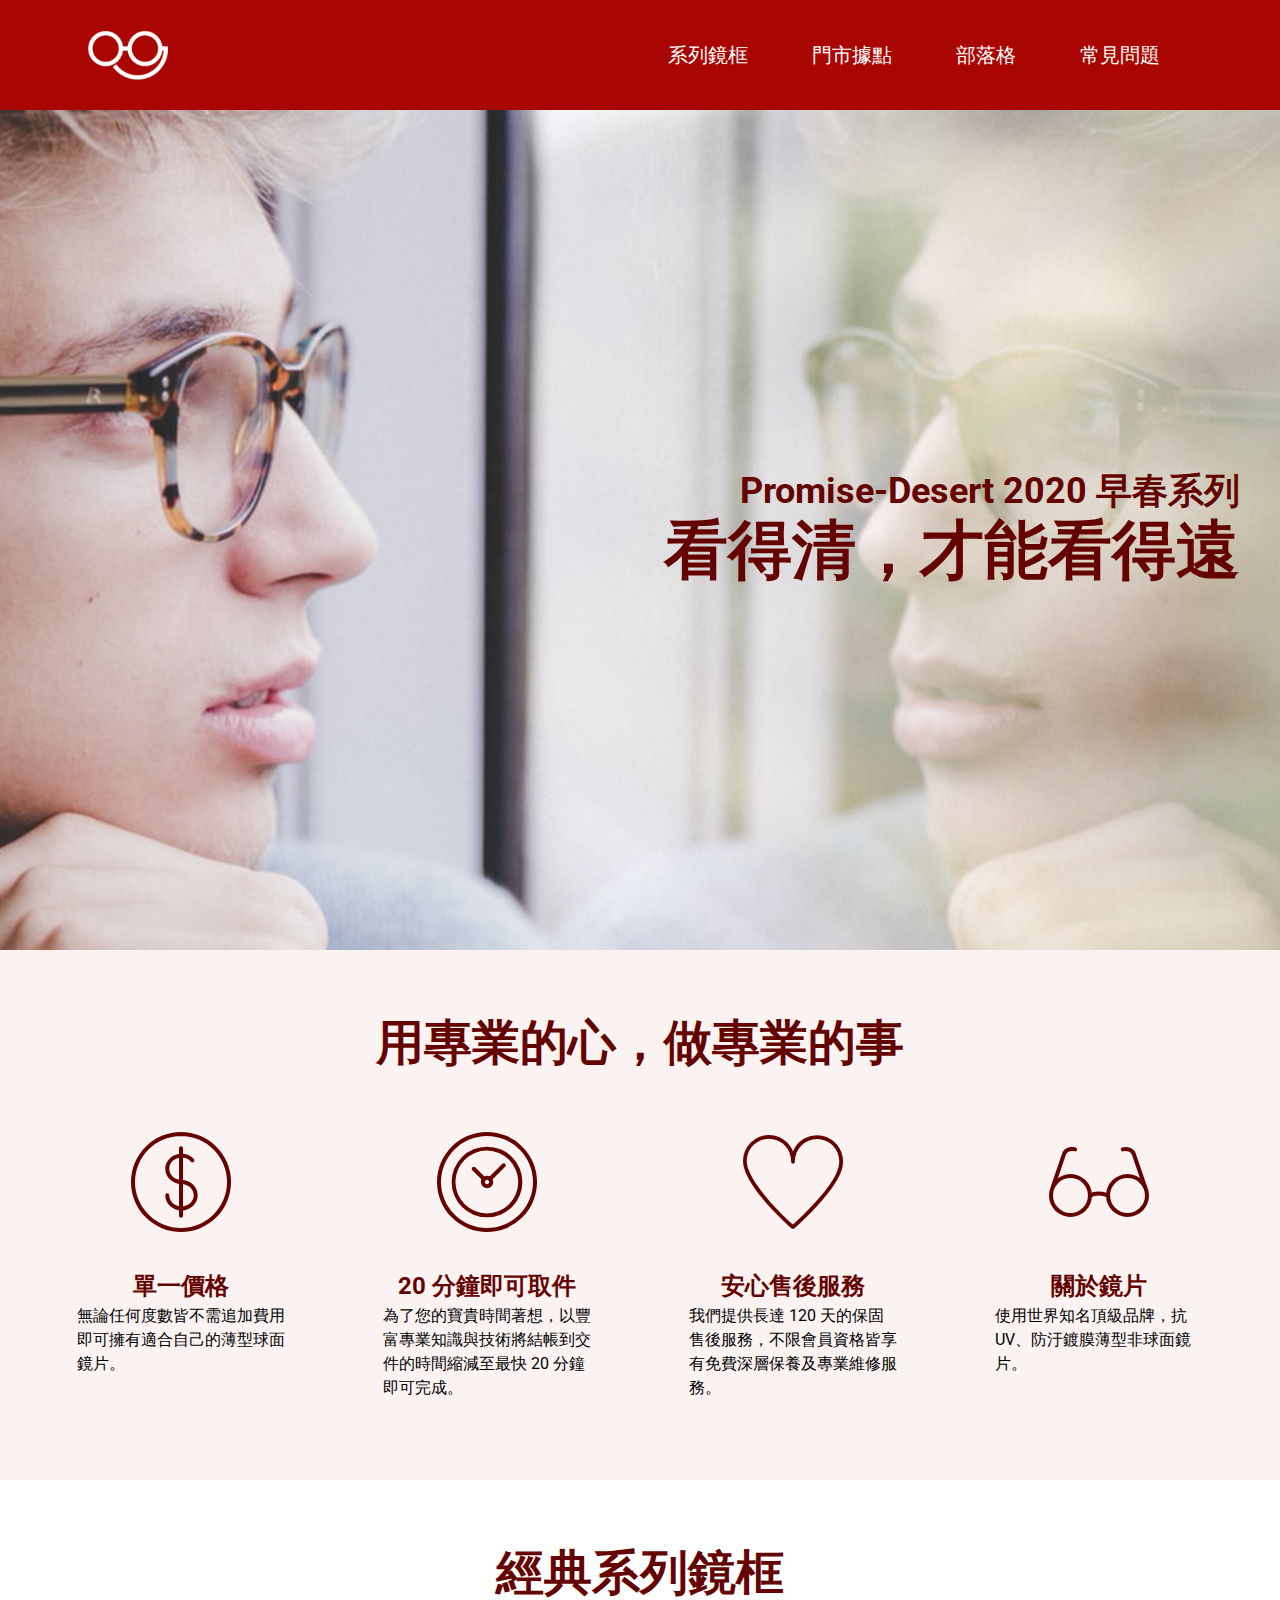
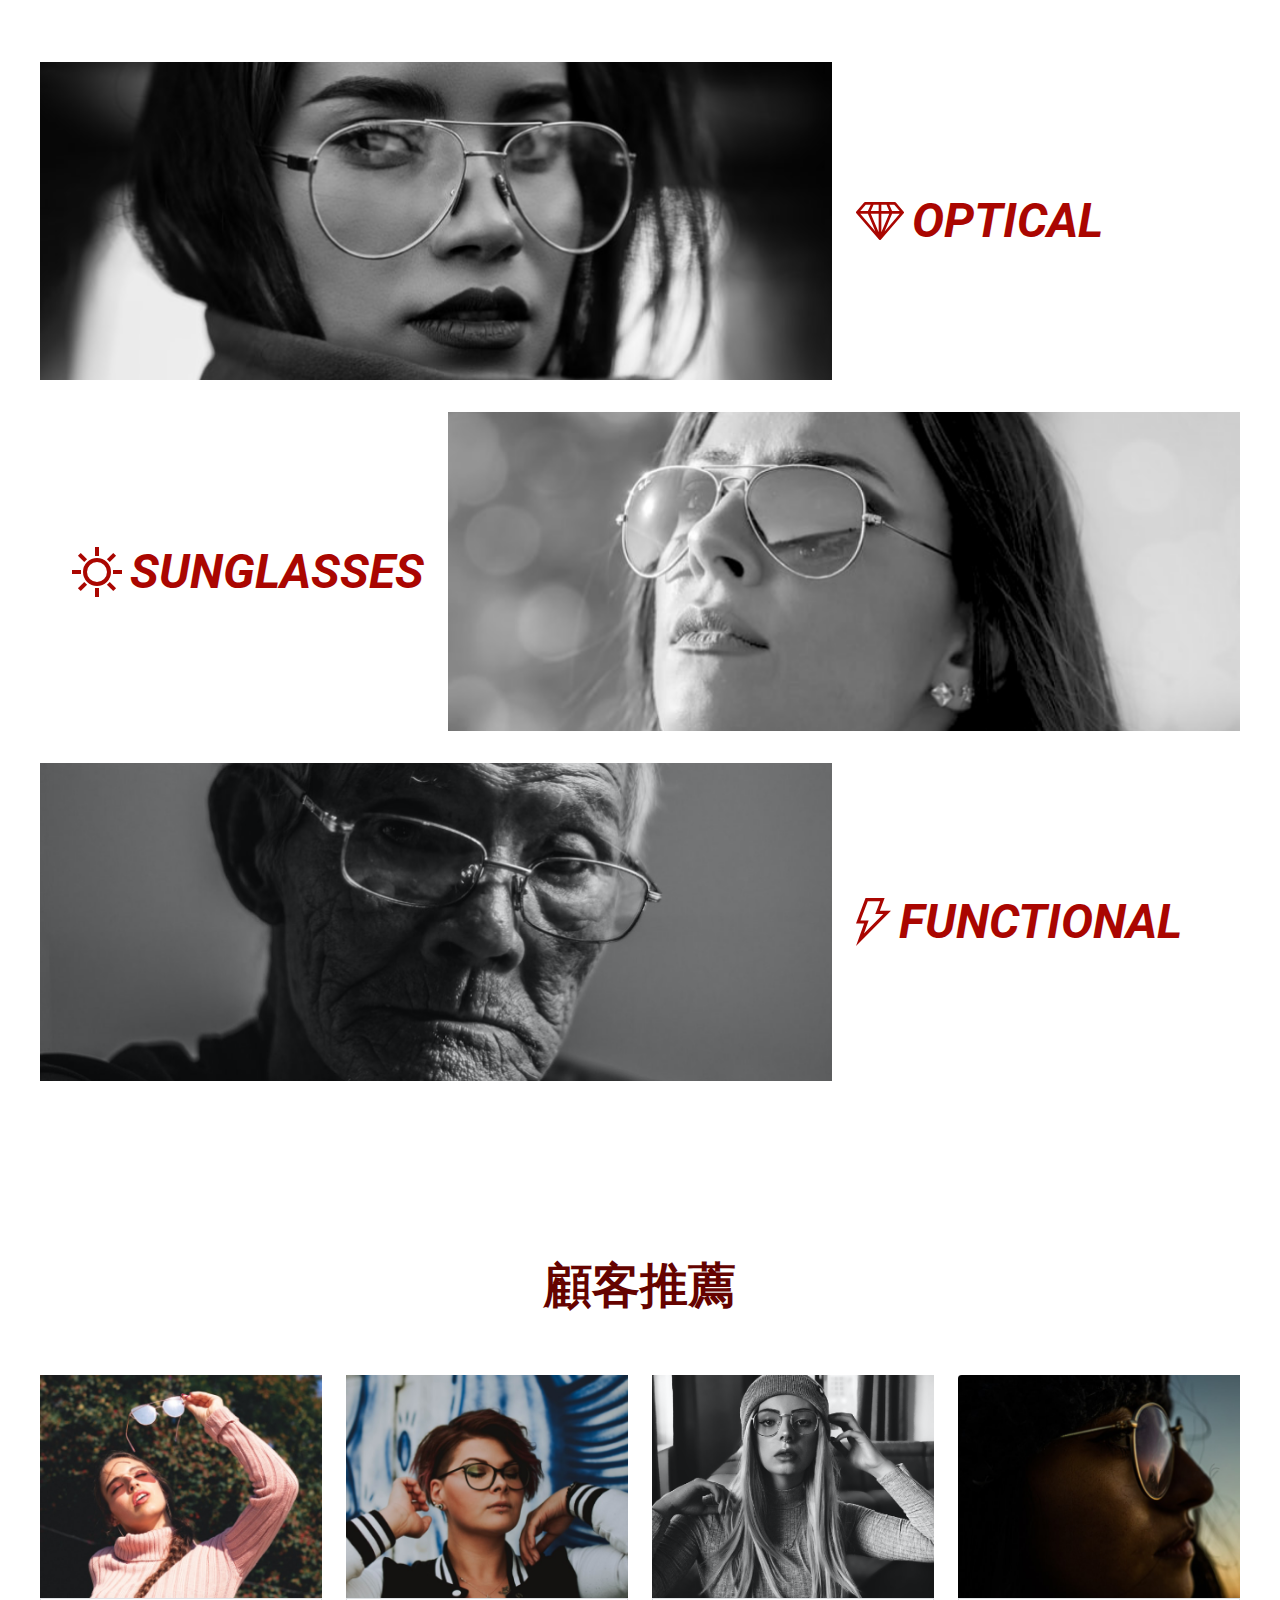
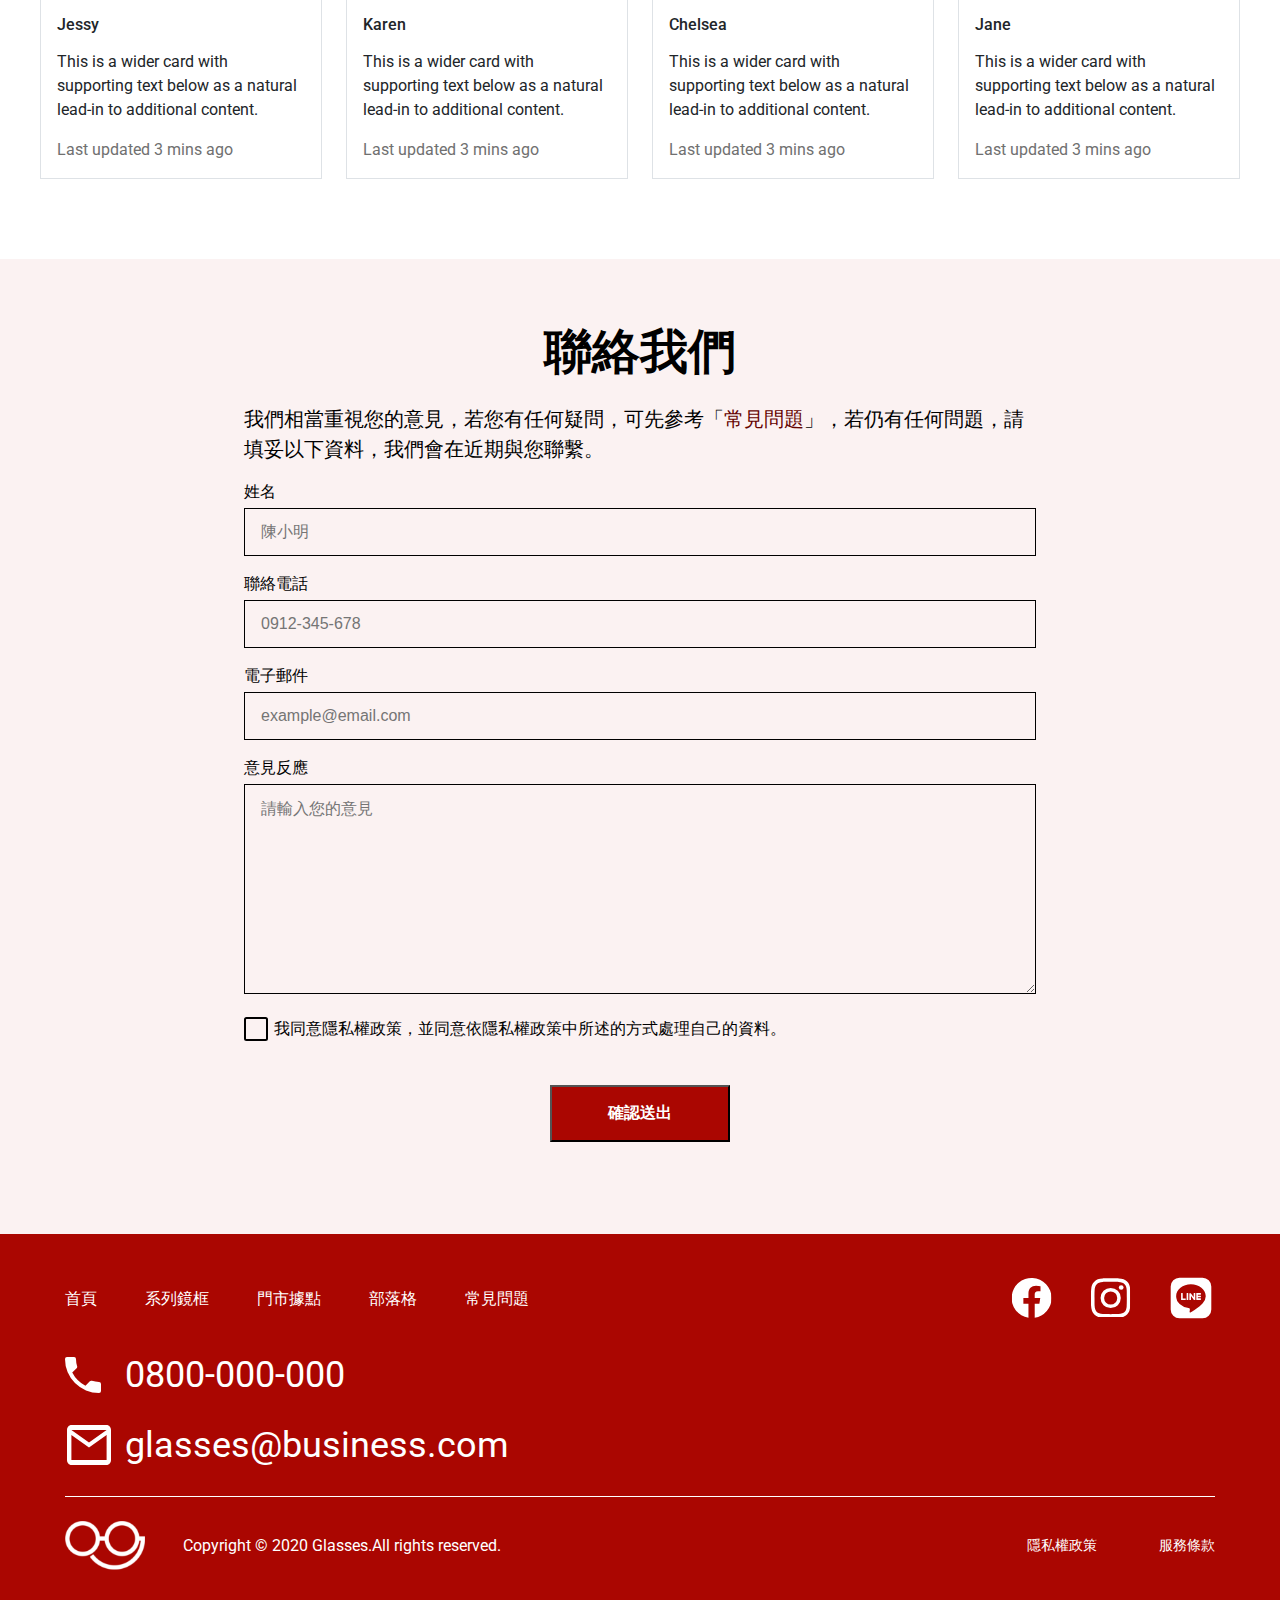
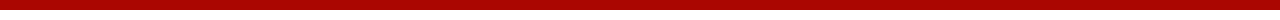
<file: index.html>
<!DOCTYPE html>
<html lang="en">
    <head>
        <meta charset="UTF-8">
        <meta name="viewport" content="width=device-width, initial-scale=1.0">
        <meta http-equiv="X-UA-Compatible" content="ie=edge">
        <title>首頁</title>
        <link rel="stylesheet" href="./assets/style/all.css">
        <link href="https://fonts.googleapis.com/css2?family=Roboto:ital,wght@0,400;0,500;0,700;1,900&display=swap" rel="stylesheet">
    </head>

    <body>
        <header class="header">
          <a href="#" class="hamIcon">
            <img src="./assets/images/icon-menu.svg" alt="">
          </a>
          <a href="/index.html">
              <img class="logo" src="./assets/images/logo.png" alt="">
          </a>
          <ul class="menu">
              <li><a href="#">系列鏡框</a></li>
              <li><a href="#">門市據點</a></li>
              <li><a href="#">部落格</a></li>
              <li><a href="#">常見問題</a></li>
          </ul>
        </header>
      
        
<section class="banner">
  <div class="container h-100">
      <div class="bannerBlock h-100">
          <div class="bannerTitle">
              <h2>Promise-Desert 2020 早春系列</h2>
              <h1>看得清，才能看得遠</h1>
          </div>
      </div>
  </div>
</section>
<section class="intro">
    <div class="container block">
        <h3 class="title textDark">用專業的心，做專業的事</h3>
        <ul class="introList">
            <li>
                <img src="./assets/images/icon-dollar.svg" alt="">
                <h4>單一價格</h4>
                <p>無論任何度數皆不需追加費用即可擁有適合自己的薄型球面鏡片。</p>
            </li>
            <li>
                <img src="./assets/images/icon-clock.svg" alt="">
                <h4>20 分鐘即可取件</h4>
                <p>為了您的寶貴時間著想，以豐富專業知識與技術將結帳到交件的時間縮減至最快 20 分鐘即可完成。</p>
            </li>
            <li>
                <img src="./assets/images/icon-heart.svg" alt="">
                <h4>安心售後服務</h4>
                <p>我們提供長達 120 天的保固售後服務，不限會員資格皆享有免費深層保養及專業維修服務。</p>
            </li>
            <li>
                <img src="./assets/images/icon-glasses.svg" alt="">
                <h4>關於鏡片</h4>
                <p>使用世界知名頂級品牌，抗UV、防汙鍍膜薄型非球面鏡片。</p>
            </li>
        </ul>
    </div>
</section>
<section class="classic">
    <div class="container block">
        <h3 class="title textDark">經典系列鏡框</h3>
        <ul class="classicList">
            <li>
                <img class="classicImg" src="./assets/images/product-1.png" alt="">
                <h4 class="classicTitle"><img class="classicIcon" src="./assets/images/icon-diamond.svg" alt="">OPTICAL</h4>
            </li>
            <li>
                <h4 class="classicTitle"><img class="classicIcon" src="./assets/images/icon-sun.svg" alt="">SUNGLASSES</h4>
                <img class="classicImg" src="./assets/images/product-2.png" alt="" id="product2">
            </li>
            <li>
                <img class="classicImg" src="./assets/images/product-3.png" alt="">
                <h4 class="classicTitle"><img class="classicIcon" src="./assets/images/icon-thunder.svg" alt="">FUNCTIONAL</h4>
            </li>
        </ul>
    </div>
</section>
<section class="rec">
    <div class="container block">
        <h3 class="title textDark">顧客推薦</h3>
        <ul class="recList">
            <li>
                <img src="./assets/images/rec-1.png" alt="">
                <div class="recBody">
                    <h4>Jessy</h4>
                    <p class="recText">This is a wider card with supporting text below as a natural lead-in to additional content.</p>
                    <p class="recTime">Last updated 3 mins ago</p>
                </div>
            </li>
            <li>
                <img src="./assets/images/rec-2.png" alt="">
                <div class="recBody">
                    <h4>Karen</h4>
                    <p class="recText">This is a wider card with supporting text below as a natural lead-in to additional content.</p>
                    <p class="recTime">Last updated 3 mins ago</p>
                </div>
            </li>
            <li>
                <img src="./assets/images/rec-3.png" alt="">
                <div class="recBody">
                    <h4>Chelsea</h4>
                    <p class="recText">This is a wider card with supporting text below as a natural lead-in to additional content.</p>
                    <p class="recTime">Last updated 3 mins ago</p>
                </div>
            </li>
            <li>
                <img src="./assets/images/rec-4.png" alt="">
                <div class="recBody">
                    <h4>Jane</h4>
                    <p class="recText">This is a wider card with supporting text below as a natural lead-in to additional content.</p>
                    <p class="recTime">Last updated 3 mins ago</p>
                </div>
            </li>
        </ul>
    </div>
</section>

<section class="contact">
    <div class="container block">
        <h3 class="title">聯絡我們</h3>
        <p class="remark">我們相當重視您的意見，若您有任何疑問，可先參考「<a href="faq.html" class="textDark">常見問題</a>」，若仍有任何問題，請填妥以下資料，我們會在近期與您聯繫。</p>
        <form action="">
            <div class="form-group">
                <label for="name">姓名</label>
                <input type="text" id="name" placeholder="陳小明">
            </div>
            <div class="form-group">
                <label for="tel">聯絡電話</label>
                <input type="tel" id="tel" placeholder="0912-345-678">
            </div>
            <div class="form-group">
                <label for="email">電子郵件</label>
                <input type="email" id="email" placeholder="example@email.com">
            </div>
            <div class="form-group">
                <label for="report">意見反應</label>
                <textarea id="report" cols="30" rows="10" placeholder="請輸入您的意見"></textarea>
            </div>
            <div class="form-group">
                <label class="checkbox">我同意隱私權政策，並同意依隱私權政策中所述的方式處理自己的資料。
                    <input type="checkbox">
                    <span class="checkmark"></span>
                </label>
            </div>
            <div class="box-footer">
                <input type="submit" value="確認送出">
            </div>
        </form>
    </div>
</section>
      
        <footer class="footer">
            <div class="container">
                <div class="content">
                    <div class="contantLeft">
                        <ul class="footerMenu">
                            <li><a href="#">首頁</a></li>
                            <li><a href="#">系列鏡框</a></li>
                            <li><a href="#">門市據點</a></li>
                            <li><a href="#">部落格</a></li>
                            <li><a href="#">常見問題</a></li>
                        </ul>
                        <ul class="contactList">
                            <li>
                              <img class="phoneIcon" src="./assets/images/icon-phone.svg" alt="">
                              <a href="tel:+">0800-000-000</a>
                            </li>
                            <li>
                                <img class="mailIcon" src="./assets/images/icon-mail.svg" alt="">
                                <a href="mailto:">glasses@business.com</a>
                            </li>
                        </ul>
                    </div>
                    <ul class="contantRight">
                        <li><a href="#"><img src="./assets/images/icon-fb.svg" alt=""></a></li>
                        <li><a href="#"><img src="./assets/images/icon-ig.svg" alt=""></a></li>
                        <li><a href="#"><img src="./assets/images/icon-line.svg" alt=""></a></li>
                    </ul>
      
                </div>
                <div class="copyright">
                    <div class="copyrightInfo">
                        <img class="footerLogo" src="./assets/images/logo.png" alt="">
                        <span>Copyright © 2020 Glasses.All rights reserved.</span>
                    </div>
                    <ul class="copyrightMenu">
                        <li><a href="#">隱私權政策</a></li>
                        <li><a href="#">服務條款</a></li>
                    </ul>
                </div>
            </div>
        </footer>
        <script src="https://cdnjs.cloudflare.com/ajax/libs/jquery/3.5.1/jquery.min.js"></script>
        <script src="./assets/js/all.js"></script>
    </body>
</html>
</file>
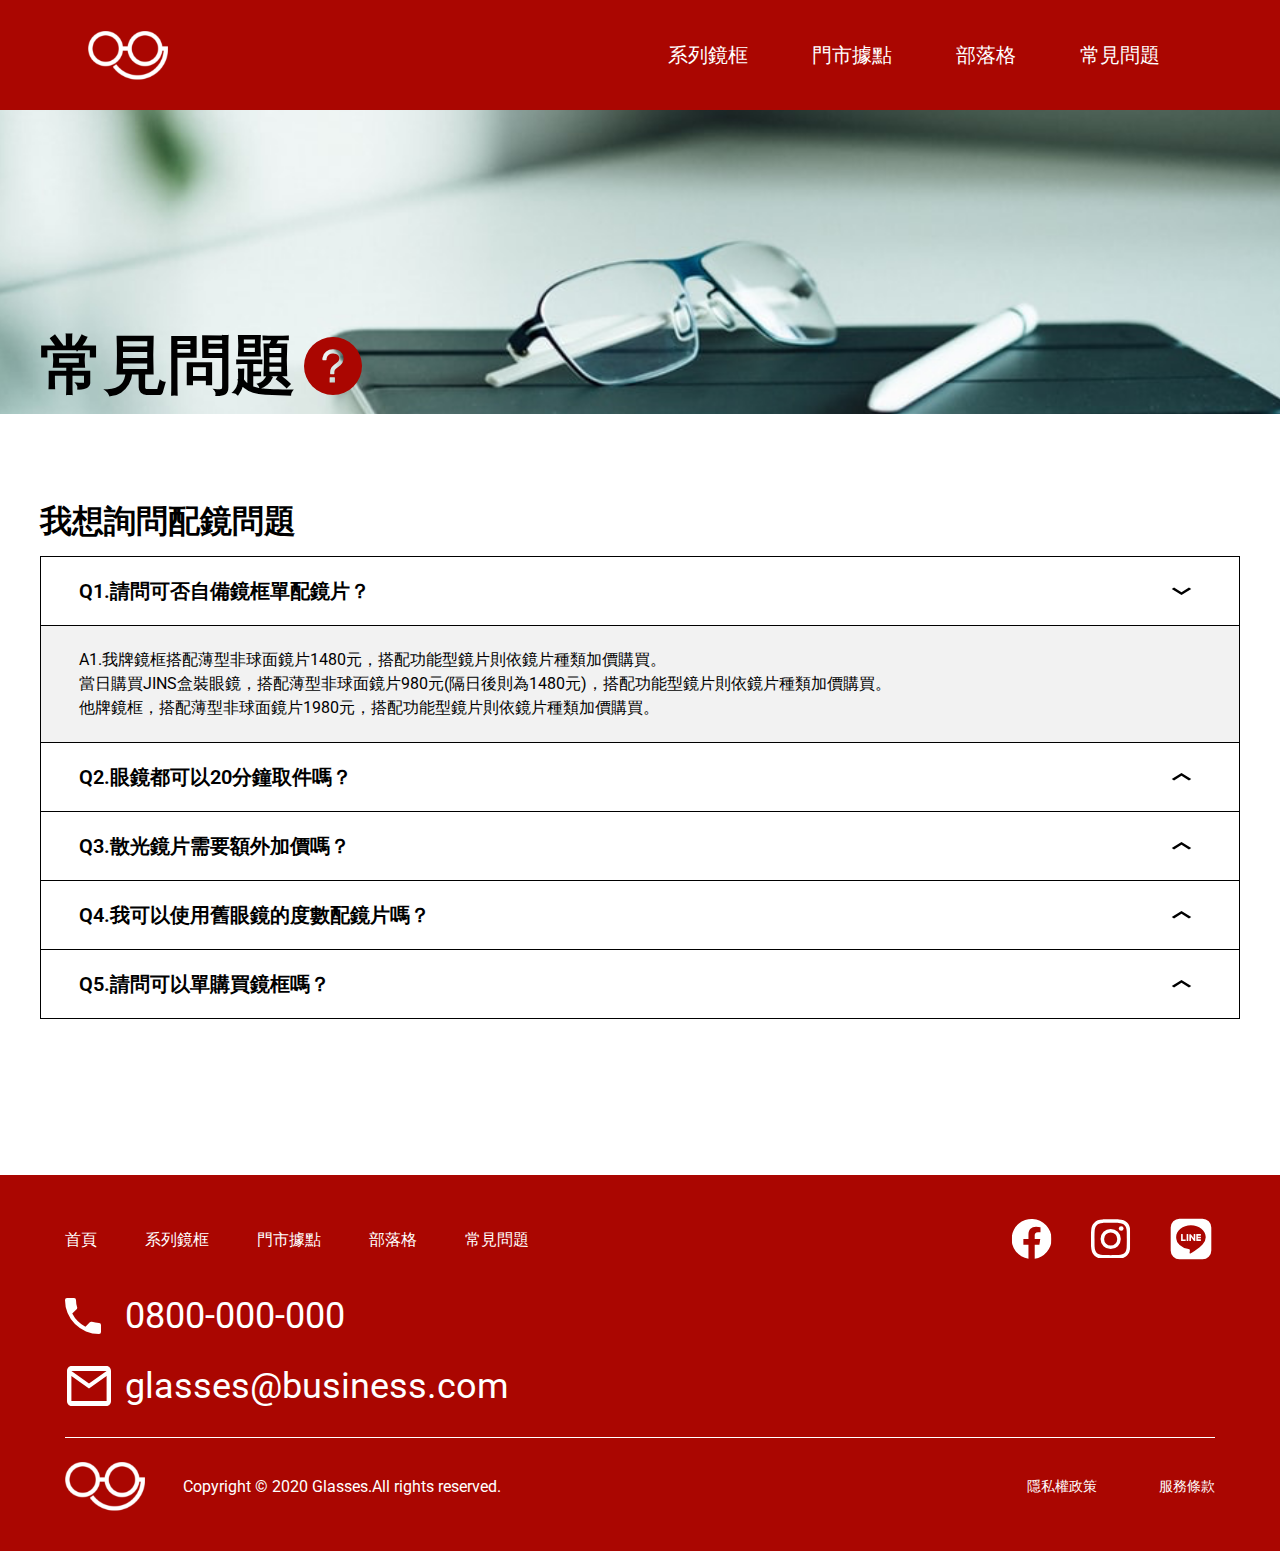
<file: faq.html>
<!DOCTYPE html>
<html lang="en">
    <head>
        <meta charset="UTF-8">
        <meta name="viewport" content="width=device-width, initial-scale=1.0">
        <meta http-equiv="X-UA-Compatible" content="ie=edge">
        <title>常見問題</title>
        <link rel="stylesheet" href="./assets/style/all.css">
        <link href="https://fonts.googleapis.com/css2?family=Roboto:ital,wght@0,400;0,500;0,700;1,900&display=swap" rel="stylesheet">
    </head>

    <body>
        <header class="header">
          <a href="#" class="hamIcon">
            <img src="./assets/images/icon-menu.svg" alt="">
          </a>
          <a href="/index.html">
              <img class="logo" src="./assets/images/logo.png" alt="">
          </a>
          <ul class="menu">
              <li><a href="#">系列鏡框</a></li>
              <li><a href="#">門市據點</a></li>
              <li><a href="#">部落格</a></li>
              <li><a href="#">常見問題</a></li>
          </ul>
        </header>
      
        <section class="faqBanner">
    <div class="container bannerBlock h-100">
        <div class="bannerTitle">
            <h2>常見問題</h2>
            <img src="./assets/images/help-circle-sharp.svg" alt="">
        </div>
    </div>
</section>
<section class="faq">
    <div class="container faqBlock">
    <h3>我想詢問配鏡問題</h3>
    <ul class="faqList">
        <li>
            <div class="cardHeader">
                <input type="checkbox" name="" id="q1" class="checkbox">
                <label for="q1" class="label">
                    <h4 class="question">Q1.請問可否自備鏡框單配鏡片？</h4>
                    <img src="assets/images/ic_keyboard_arrow_down_24px.svg" alt="">
                </label>
            </div>
            <div class="cardBody">
                <p>A1.我牌鏡框搭配薄型非球面鏡片1480元，搭配功能型鏡片則依鏡片種類加價購買。<br>當日購買JINS盒裝眼鏡，搭配薄型非球面鏡片980元(隔日後則為1480元)，搭配功能型鏡片則依鏡片種類加價購買。<br>他牌鏡框，搭配薄型非球面鏡片1980元，搭配功能型鏡片則依鏡片種類加價購買。</p>
            </div>
        </li>
        <li>
            <div class="cardHeader">
                <input type="checkbox" name="" id="q2" class="checkbox">
                <label for="q2" class="label">
                    <h4 class="question">Q2.眼鏡都可以20分鐘取件嗎？</h4>
                    <img src="assets/images/ic_keyboard_arrow_up_24px.svg" alt="">
                </label>
            </div>
            <!-- <div class="cardBody">
                <p>A1.我牌鏡框搭配薄型非球面鏡片1480元，搭配功能型鏡片則依鏡片種類加價購買。<br>當日購買JINS盒裝眼鏡，搭配薄型非球面鏡片980元(隔日後則為1480元)，搭配功能型鏡片則依鏡片種類加價購買。<br>他牌鏡框，搭配薄型非球面鏡片1980元，搭配功能型鏡片則依鏡片種類加價購買。</p>
            </div> -->
        </li>
        <li>
            <div class="cardHeader">
                <input type="checkbox" name="" id="q3" class="checkbox">
                <label for="q3" class="label">
                    <h4 class="question">Q3.散光鏡片需要額外加價嗎？</h4>
                    <img src="assets/images/ic_keyboard_arrow_up_24px.svg" alt="">
                </label>
            </div>
            <!-- <div class="cardBody">
                <p>A1.我牌鏡框搭配薄型非球面鏡片1480元，搭配功能型鏡片則依鏡片種類加價購買。<br>當日購買JINS盒裝眼鏡，搭配薄型非球面鏡片980元(隔日後則為1480元)，搭配功能型鏡片則依鏡片種類加價購買。<br>他牌鏡框，搭配薄型非球面鏡片1980元，搭配功能型鏡片則依鏡片種類加價購買。</p>
            </div> -->
        </li>
        <li>
            <div class="cardHeader">
                <input type="checkbox" name="" id="q4" class="checkbox">
                <label for="q4" class="label">
                    <h4 class="question">Q4.我可以使用舊眼鏡的度數配鏡片嗎？</h4>
                    <img src="assets/images/ic_keyboard_arrow_up_24px.svg" alt="">
                </label>
            </div>
            <!-- <div class="cardBody">
                <p>A1.我牌鏡框搭配薄型非球面鏡片1480元，搭配功能型鏡片則依鏡片種類加價購買。<br>當日購買JINS盒裝眼鏡，搭配薄型非球面鏡片980元(隔日後則為1480元)，搭配功能型鏡片則依鏡片種類加價購買。<br>他牌鏡框，搭配薄型非球面鏡片1980元，搭配功能型鏡片則依鏡片種類加價購買。</p>
            </div> -->
        </li>
        <li>
            <div class="cardHeader">
                <input type="checkbox" name="" id="q5" class="checkbox">
                <label for="q5" class="label">
                    <h4 class="question">Q5.請問可以單購買鏡框嗎？</h4>
                    <img src="assets/images/ic_keyboard_arrow_up_24px.svg" alt="">
                </label>
            </div>
            <!-- <div class="cardBody">
                <p>A1.我牌鏡框搭配薄型非球面鏡片1480元，搭配功能型鏡片則依鏡片種類加價購買。<br>當日購買JINS盒裝眼鏡，搭配薄型非球面鏡片980元(隔日後則為1480元)，搭配功能型鏡片則依鏡片種類加價購買。<br>他牌鏡框，搭配薄型非球面鏡片1980元，搭配功能型鏡片則依鏡片種類加價購買。</p>
            </div> -->
        </li>
    </ul>
</section>
      
        <footer class="footer">
            <div class="container">
                <div class="content">
                    <div class="contantLeft">
                        <ul class="footerMenu">
                            <li><a href="#">首頁</a></li>
                            <li><a href="#">系列鏡框</a></li>
                            <li><a href="#">門市據點</a></li>
                            <li><a href="#">部落格</a></li>
                            <li><a href="#">常見問題</a></li>
                        </ul>
                        <ul class="contactList">
                            <li>
                              <img class="phoneIcon" src="./assets/images/icon-phone.svg" alt="">
                              <a href="tel:+">0800-000-000</a>
                            </li>
                            <li>
                                <img class="mailIcon" src="./assets/images/icon-mail.svg" alt="">
                                <a href="mailto:">glasses@business.com</a>
                            </li>
                        </ul>
                    </div>
                    <ul class="contantRight">
                        <li><a href="#"><img src="./assets/images/icon-fb.svg" alt=""></a></li>
                        <li><a href="#"><img src="./assets/images/icon-ig.svg" alt=""></a></li>
                        <li><a href="#"><img src="./assets/images/icon-line.svg" alt=""></a></li>
                    </ul>
      
                </div>
                <div class="copyright">
                    <div class="copyrightInfo">
                        <img class="footerLogo" src="./assets/images/logo.png" alt="">
                        <span>Copyright © 2020 Glasses.All rights reserved.</span>
                    </div>
                    <ul class="copyrightMenu">
                        <li><a href="#">隱私權政策</a></li>
                        <li><a href="#">服務條款</a></li>
                    </ul>
                </div>
            </div>
        </footer>
        <script src="https://cdnjs.cloudflare.com/ajax/libs/jquery/3.5.1/jquery.min.js"></script>
        <script src="./assets/js/all.js"></script>
    </body>
</html>
</file>
<file: assets/style/all.css>
@charset "UTF-8";
/* http://meyerweb.com/eric/tools/css/reset/ 
   v2.0 | 20110126
   License: none (public domain)
*/
html, body, div, span, applet, object, iframe,
h1, h2, h3, h4, h5, h6, p, blockquote, pre,
a, abbr, acronym, address, big, cite, code,
del, dfn, em, img, ins, kbd, q, s, samp,
small, strike, strong, sub, sup, tt, var,
b, u, i, center,
dl, dt, dd, ol, ul, li,
fieldset, form, label, legend,
table, caption, tbody, tfoot, thead, tr, th, td,
article, aside, canvas, details, embed,
figure, figcaption, footer, header, hgroup,
menu, nav, output, ruby, section, summary,
time, mark, audio, video {
  margin: 0;
  padding: 0;
  border: 0;
  font-size: 100%;
  font: inherit;
  vertical-align: baseline; }

/* HTML5 display-role reset for older browsers */
article, aside, details, figcaption, figure,
footer, header, hgroup, menu, nav, section {
  display: block; }

body {
  line-height: 1; }

ol, ul {
  list-style: none; }

blockquote, q {
  quotes: none; }

blockquote:before, blockquote:after,
q:before, q:after {
  content: '';
  content: none; }

table {
  border-collapse: collapse;
  border-spacing: 0; }

* {
  -webkit-box-sizing: border-box;
          box-sizing: border-box; }

img {
  display: block;
  max-width: 100%;
  height: auto; }

a {
  text-decoration: none;
  color: inherit; }

body {
  font-family: -apple-system, BlinkMacSystemFont, "Segoe UI", "Microsoft JhengHei", Roboto, "Helvetica Neue", Arial, sans-serif;
  font-size: 16px;
  line-height: 1.5; }

h1, h2, h3, h4, h5, h6 {
  line-height: 1.2;
  font-weight: bold;
  /* 粗體字 */ }

.h-100 {
  height: 100%; }

.textDark {
  color: #650300; }

.container {
  max-width: 1200px;
  margin: 0 auto; }
  @media (max-width: 992px) {
    .container {
      max-width: 672px; } }
  @media (max-width: 767px) {
    .container {
      max-width: 352px; } }

.block {
  padding-top: 64px;
  padding-bottom: 80px; }
  @media (max-width: 992px) {
    .block {
      padding-top: 40px;
      padding-bottom: 40px; } }
  @media (max-width: 767px) {
    .block {
      padding-top: 24px;
      padding-bottom: 24px; } }

.title {
  font-size: 48px;
  margin-bottom: 60px;
  text-align: center; }
  @media (max-width: 992px) {
    .title {
      font-size: 32px;
      margin-bottom: 32px; } }
  @media (max-width: 767px) {
    .title {
      font-size: 24px;
      margin-bottom: 16px; } }

.header {
  background-color: #AA0601;
  display: -webkit-box;
  display: -ms-flexbox;
  display: flex;
  -webkit-box-pack: justify;
      -ms-flex-pack: justify;
          justify-content: space-between;
  -webkit-box-align: center;
      -ms-flex-align: center;
          align-items: center;
  padding: 0 88px;
  position: relative; }
  .header .hamIcon {
    position: absolute;
    left: 13px;
    display: none; }
  @media (max-width: 767px) {
    .header .logo {
      max-width: 48px;
      padding: 10px 0; }
    .header .hamIcon {
      display: block; } }

@media (max-width: 992px) {
  .header {
    padding: 0 48px; } }

@media (max-width: 767px) {
  .header {
    -webkit-box-pack: center;
        -ms-flex-pack: center;
            justify-content: center; } }

.menu {
  display: -webkit-box;
  display: -ms-flexbox;
  display: flex;
  font-size: 20px; }
  .menu a {
    color: #FFFFFF;
    display: block;
    padding: 40px 32px; }
  .menu a:hover {
    background-color: #650300; }
  @media (max-width: 992px) {
    .menu a {
      padding: 40px 20px; } }

@media (max-width: 767px) {
  .menu {
    display: none; } }

/*------- footer -------*/
.footer {
  background-color: #AA0601;
  color: #FFFFFF;
  padding: 40px 48px; }
  .footer .container {
    max-width: 1150px; }

@media (max-width: 767px) {
  .footer {
    padding: 24px 12px; } }

.content {
  display: -webkit-box;
  display: -ms-flexbox;
  display: flex;
  -webkit-box-pack: justify;
      -ms-flex-pack: justify;
          justify-content: space-between;
  position: relative;
  border-bottom: 1px solid #FFFFFF;
  padding-bottom: 24px;
  margin-bottom: 24px; }

.contantLeft {
  display: -webkit-box;
  display: -ms-flexbox;
  display: flex;
  -webkit-box-orient: vertical;
  -webkit-box-direction: normal;
      -ms-flex-direction: column;
          flex-direction: column; }

.footerMenu {
  display: -webkit-box;
  display: -ms-flexbox;
  display: flex;
  padding: 13px 0;
  margin-bottom: 24px; }
  .footerMenu li {
    margin-right: 48px; }
  @media (max-width: 992px) {
    .footerMenu li {
      margin-right: 40px; } }

@media (max-width: 992px) {
  .footerMenu {
    padding: 0; } }

@media (max-width: 767px) {
  .footerMenu {
    display: none; } }

.contactList {
  font-family: 'Roboto', sans-serif;
  font-size: 36px; }
  .contactList li {
    display: -webkit-box;
    display: -ms-flexbox;
    display: flex;
    margin-bottom: 16px; }
    .contactList li .phoneIcon {
      margin-right: 24px; }
    .contactList li .mailIcon {
      margin-right: 12px; }
    @media (max-width: 992px) {
      .contactList li .phoneIcon {
        max-width: 23px; }
      .contactList li .mailIcon {
        max-width: 32px; } }
  .contactList li:last-child {
    margin-bottom: 0; }

@media (max-width: 992px) {
  .contactList {
    font-size: 20px; } }

.contantRight {
  display: -webkit-box;
  display: -ms-flexbox;
  display: flex; }
  .contantRight li {
    width: 48px;
    margin-right: 32px; }
  .contantRight li:last-child {
    margin-right: 0; }
  @media (max-width: 992px) {
    .contantRight li {
      width: 24px;
      margin-right: 14px; } }

@media (max-width: 767px) {
  .contantRight {
    position: absolute;
    top: 1px;
    right: 1px;
    margin-right: 0; } }

.copyright {
  display: -webkit-box;
  display: -ms-flexbox;
  display: flex;
  -webkit-box-pack: justify;
      -ms-flex-pack: justify;
          justify-content: space-between;
  -webkit-box-align: center;
      -ms-flex-align: center;
          align-items: center;
  position: relative;
  font-family: 'Roboto', sans-serif; }
  .copyright .copyrightInfo {
    display: -webkit-box;
    display: -ms-flexbox;
    display: flex;
    -webkit-box-align: center;
        -ms-flex-align: center;
            align-items: center; }
  .copyright .footerLogo {
    margin-right: 38px; }
  .copyright .copyrightMenu {
    display: -webkit-box;
    display: -ms-flexbox;
    display: flex; }
  .copyright .copyrightMenu li {
    margin-right: 62px;
    font-size: 14px; }
  .copyright .copyrightMenu li:last-child {
    margin-right: 0; }
  @media (max-width: 992px) {
    .copyright .footerLogo {
      display: none; }
    .copyright .copyrightMenu li {
      margin-right: 24px; } }
  @media (max-width: 767px) {
    .copyright .footerLogo {
      display: block;
      position: absolute;
      bottom: 1px;
      right: 1px;
      max-width: 46px;
      margin-right: 0; }
    .copyright span {
      font-size: 14px;
      margin-bottom: 8px; }
    .copyright .copyrightMenu {
      -webkit-box-orient: vertical;
      -webkit-box-direction: normal;
          -ms-flex-direction: column;
              flex-direction: column;
      -webkit-box-align: start;
          -ms-flex-align: start;
              align-items: flex-start; }
    .copyright .copyrightMenu li:first-child {
      margin-bottom: 8px; } }

@media (max-width: 767px) {
  .copyright {
    -webkit-box-orient: vertical;
    -webkit-box-direction: normal;
        -ms-flex-direction: column;
            flex-direction: column;
    -webkit-box-align: start;
        -ms-flex-align: start;
            align-items: flex-start; } }

/*------- footer -------*/
/* banner */
.banner {
  height: 840px;
  background-image: url("../images/banner.png");
  background-position: center center;
  /* 中心點會對準畫面的中間 */
  background-size: cover;
  /* 盡可能出現整張圖 */ }
  .banner .bannerBlock {
    display: -webkit-box;
    display: -ms-flexbox;
    display: flex;
    -webkit-box-pack: end;
        -ms-flex-pack: end;
            justify-content: flex-end;
    -webkit-box-align: center;
        -ms-flex-align: center;
            align-items: center; }
  .banner .bannerTitle {
    color: #650300;
    text-align: right; }
  .banner h2 {
    font-size: 36px; }
  .banner h1 {
    font-size: 64px; }
  @media (max-width: 992px) {
    .banner h2 {
      font-size: 20px; }
    .banner h1 {
      font-size: 48px; } }
  @media (max-width: 767px) {
    .banner h2 {
      font-size: 16px; }
    .banner h1 {
      font-size: 32px; } }

@media (max-width: 992px) {
  .banner {
    background-image: url("../images/banner-sm.png"); } }

@media (max-width: 767px) {
  .banner {
    height: 394px; } }

/* banner */
/* intro */
.intro {
  background-color: #AA06010D; }
  @media (max-width: 767px) {
    .intro .title {
      margin-bottom: 32px; } }

.introList {
  display: -webkit-box;
  display: -ms-flexbox;
  display: flex;
  -ms-flex-wrap: wrap;
      flex-wrap: wrap;
  -webkit-box-pack: justify;
      -ms-flex-pack: justify;
          justify-content: space-between; }
  .introList li {
    display: -webkit-box;
    display: -ms-flexbox;
    display: flex;
    -webkit-box-orient: vertical;
    -webkit-box-direction: normal;
        -ms-flex-direction: column;
            flex-direction: column;
    -webkit-box-align: center;
        -ms-flex-align: center;
            align-items: center;
    width: 23.5%;
    padding: 0 37px; }
  .introList img {
    width: 100px;
    height: 100px;
    margin-bottom: 40px; }
  .introList h4 {
    font-size: 24px;
    margin-bottom: 4px;
    text-align: center;
    color: #650300; }
  @media (max-width: 992px) {
    .introList li {
      width: 48.2%;
      padding: 0 50px;
      margin-bottom: 40px; }
    .introList img {
      width: 80px;
      height: 80px;
      margin-bottom: 16px; }
    .introList h4 {
      font-size: 20px;
      margin-bottom: 8px; } }
  @media (max-width: 767px) {
    .introList li {
      width: 100%;
      padding: 0 64px;
      margin-bottom: 28px; } }

/* intro */
/* classic */
@media (max-width: 767px) {
  .classic .container {
    max-width: 672px; } }

@media (max-width: 375px) {
  .classic .container {
    max-width: 352px; } }

.classicList li {
  display: -webkit-box;
  display: -ms-flexbox;
  display: flex;
  -webkit-box-pack: start;
      -ms-flex-pack: start;
          justify-content: flex-start;
  -webkit-box-align: center;
      -ms-flex-align: center;
          align-items: center;
  margin-bottom: 32px; }
  .classicList li:nth-child(2) {
    -webkit-box-pack: end;
        -ms-flex-pack: end;
            justify-content: flex-end; }

.classicList .classicImg {
  width: 66%;
  margin-right: 24px; }
  .classicList .classicImg:nth-child(2) {
    margin-right: 0; }

.classicList .classicIcon {
  margin-right: 8px; }

.classicList .classicTitle {
  display: -webkit-box;
  display: -ms-flexbox;
  display: flex;
  -webkit-box-align: center;
      -ms-flex-align: center;
          align-items: center;
  color: #AA0601;
  font-size: 48px;
  font-style: italic;
  font-family: 'Roboto', sans-serif;
  margin-right: 24px; }
  @media (max-width: 1200px) {
    .classicList .classicTitle {
      font-size: 40px; } }

@media (max-width: 992px) {
  .classicList li {
    margin-bottom: 8px; }
  .classicList li:nth-child(2) {
    -webkit-box-orient: horizontal;
    -webkit-box-direction: reverse;
        -ms-flex-direction: row-reverse;
            flex-direction: row-reverse; }
  .classicList .classicImg {
    width: 61%;
    margin-right: 0; }
  .classicList .classicIcon {
    width: 32px;
    height: 32px; }
  .classicList .classicTitle {
    -webkit-box-pack: center;
        -ms-flex-pack: center;
            justify-content: center;
    font-size: 28px;
    width: 39%;
    margin-right: 0; } }

@media (max-width: 767px) {
  .classicList li {
    position: relative;
    margin: 0 12px 8px 12px; }
  .classicList .classicImg {
    width: 100%; }
  .classicList .classicTitle {
    color: #FFFFFF;
    position: absolute;
    width: 100%; }
  .classicList .classicIcon {
    -webkit-filter: brightness(500);
            filter: brightness(500); } }

/* classic */
/* rec */
.recList {
  display: -webkit-box;
  display: -ms-flexbox;
  display: flex;
  -webkit-box-align: start;
      -ms-flex-align: start;
          align-items: flex-start;
  -webkit-box-pack: justify;
      -ms-flex-pack: justify;
          justify-content: space-between;
  -ms-flex-wrap: wrap;
      flex-wrap: wrap; }
  .recList li {
    display: -webkit-box;
    display: -ms-flexbox;
    display: flex;
    -webkit-box-orient: vertical;
    -webkit-box-direction: normal;
        -ms-flex-direction: column;
            flex-direction: column;
    -webkit-box-pack: center;
        -ms-flex-pack: center;
            justify-content: center;
    width: 23.5%; }
  .recList .recBody {
    color: #212529;
    border: 1px solid #DEE2E6;
    font-family: 'Roboto', sans-serif;
    padding: 16px; }
  .recList h4 {
    font-weight: 500;
    margin-bottom: 16px; }
  .recList .recText {
    margin-bottom: 16px; }
  .recList .recTime {
    color: #707070; }
  @media (max-width: 992px) {
    .recList li {
      width: 48%;
      margin-bottom: 24px; } }
  @media (max-width: 767px) {
    .recList li {
      width: 100%;
      margin-bottom: 16px; } }

/* rec */
/* contact */
.contact {
  background-color: #AA06010D; }
  .contact .container {
    max-width: 792px; }
  .contact .block {
    padding-bottom: 92px; }
  .contact .title {
    margin-bottom: 24px; }
  .contact .remark {
    font-size: 20px;
    margin-bottom: 16px; }
  @media (max-width: 992px) {
    .contact .container {
      max-width: 498px; }
    .contact .block {
      padding-bottom: 56px; }
    .contact .title {
      margin-bottom: 16px; }
    .contact .remark {
      font-size: 16px;
      margin-bottom: 16px; } }
  @media (max-width: 767px) {
    .contact .container {
      max-width: 327px; }
    .contact .block {
      padding-bottom: 48px; }
    .contact .title {
      margin-bottom: 8px; }
    .contact .remark {
      margin-bottom: 8px; } }

.form-group {
  margin-bottom: 16px; }
  .form-group label {
    display: inline-block;
    margin-bottom: 4px; }
  .form-group input[type=text], .form-group input[type=tel], .form-group input[type=email], .form-group textarea {
    display: inline-block;
    background-color: transparent;
    border: 1px solid #000000;
    font-size: 16px;
    outline: none;
    width: 100%;
    padding: 14px 16px; }

/* The checkbox */
.checkbox {
  display: block;
  position: relative;
  padding-left: 30px;
  cursor: pointer;
  -webkit-user-select: none;
  -moz-user-select: none;
  -ms-user-select: none;
  user-select: none;
  /* Hide the browser's default checkbox */
  /* On mouse-over, add a grey background color */
  /* Show the checkmark when checked */
  /* Style the checkmark/indicator */ }
  .checkbox input {
    position: absolute;
    opacity: 0;
    cursor: pointer;
    height: 0;
    width: 0; }
  .checkbox:hover input ~ .checkmark {
    background-color: #ccc; }
  .checkbox input:checked ~ .checkmark:after {
    display: block; }
  .checkbox .checkmark:after {
    left: 7px;
    top: 2px;
    width: 5px;
    height: 10px;
    border: solid #000;
    border-width: 0 3px 3px 0;
    -webkit-transform: rotate(45deg);
    -ms-transform: rotate(45deg);
    transform: rotate(45deg); }

/* Create a custom checkbox */
.checkmark {
  position: absolute;
  top: 0;
  left: 0;
  height: 24px;
  width: 24px;
  border-radius: 2.5px;
  border: 2px solid #000;
  /* Create the checkmark/indicator (hidden when not checked) */ }
  .checkmark:after {
    content: "";
    position: absolute;
    display: none; }

.box-footer {
  display: -webkit-box;
  display: -ms-flexbox;
  display: flex;
  -webkit-box-pack: center;
      -ms-flex-pack: center;
          justify-content: center;
  margin-top: 40px; }
  .box-footer input[type=submit] {
    background-color: #AA0601;
    color: #FFFFFF;
    display: block;
    width: 180px;
    padding: 16px;
    font-size: 16px;
    font-weight: bold;
    text-align: center; }
    .box-footer input[type=submit]:hover {
      background-color: #650300; }
    @media (max-width: 992px) {
      .box-footer input[type=submit] {
        width: 136px;
        padding: 7px; } }
  @media (max-width: 992px) {
    .box-footer {
      margin-top: 24px; } }
  @media (max-width: 767px) {
    .box-footer {
      margin-top: 20px; } }

/* contact */
.faqBanner {
  height: 304px;
  background-image: url("../images/qa.png");
  background-position: center center;
  /* 中心點會對準畫面的中間 */
  background-size: cover;
  /* 盡可能出現整張圖 */ }
  .faqBanner .bannerBlock {
    display: -webkit-box;
    display: -ms-flexbox;
    display: flex;
    -webkit-box-align: end;
        -ms-flex-align: end;
            align-items: flex-end; }
  .faqBanner .bannerTitle {
    display: -webkit-box;
    display: -ms-flexbox;
    display: flex;
    -webkit-box-align: center;
        -ms-flex-align: center;
            align-items: center; }
    .faqBanner .bannerTitle h2 {
      font-size: 64px;
      margin-right: 8px;
      line-height: 1.5; }
      @media (max-width: 992px) {
        .faqBanner .bannerTitle h2 {
          font-size: 48px; } }
      @media (max-width: 767px) {
        .faqBanner .bannerTitle h2 {
          font-size: 28px; } }
    @media (max-width: 992px) {
      .faqBanner .bannerTitle img {
        -webkit-transform: scale(0.829);
            -ms-transform: scale(0.829);
                transform: scale(0.829); } }
    @media (max-width: 767px) {
      .faqBanner .bannerTitle img {
        -webkit-transform: scale(0.4145);
            -ms-transform: scale(0.4145);
                transform: scale(0.4145); } }

.faqBlock {
  padding-top: 88px;
  padding-bottom: 156px; }
  @media (max-width: 992px) {
    .faqBlock {
      padding-top: 40px;
      padding-bottom: 104px; } }
  @media (max-width: 767px) {
    .faqBlock {
      padding-top: 24px;
      padding-bottom: 56px; } }

.faq h3 {
  font-size: 32px;
  margin-bottom: 16px; }
  @media (max-width: 992px) {
    .faq h3 {
      font-size: 28px;
      margin-bottom: 32px; } }
  @media (max-width: 767px) {
    .faq h3 {
      font-size: 20px;
      margin-bottom: 16px; } }

.faqList {
  display: block;
  border: 1px solid #000;
  border-bottom: 0; }

.cardHeader {
  display: block;
  border-bottom: 1px solid #000; }
  .cardHeader .checkbox {
    position: absolute;
    width: 1%;
    opacity: 0; }
  .cardHeader .label {
    position: relative;
    display: -webkit-box;
    display: -ms-flexbox;
    display: flex;
    -webkit-box-pack: justify;
        -ms-flex-pack: justify;
            justify-content: space-between;
    padding: 22px 38px;
    cursor: pointer; }
    @media (max-width: 992px) {
      .cardHeader .label {
        padding: 16px 24px; } }
    @media (max-width: 767px) {
      .cardHeader .label {
        padding: 16px; } }
  .cardHeader .question {
    font-size: 20px;
    font-weight: 600; }
    @media (max-width: 992px) {
      .cardHeader .question {
        font-size: 16px; } }

.cardBody {
  display: block;
  border-bottom: 1px solid #000;
  padding: 22px 38px;
  background-color: #F2F2F2; }
  @media (max-width: 992px) {
    .cardBody {
      font-size: 14px;
      padding: 16px 24px; } }
  @media (max-width: 767px) {
    .cardBody {
      padding: 16px; } }

/*# sourceMappingURL=all.css.map */
</file>
